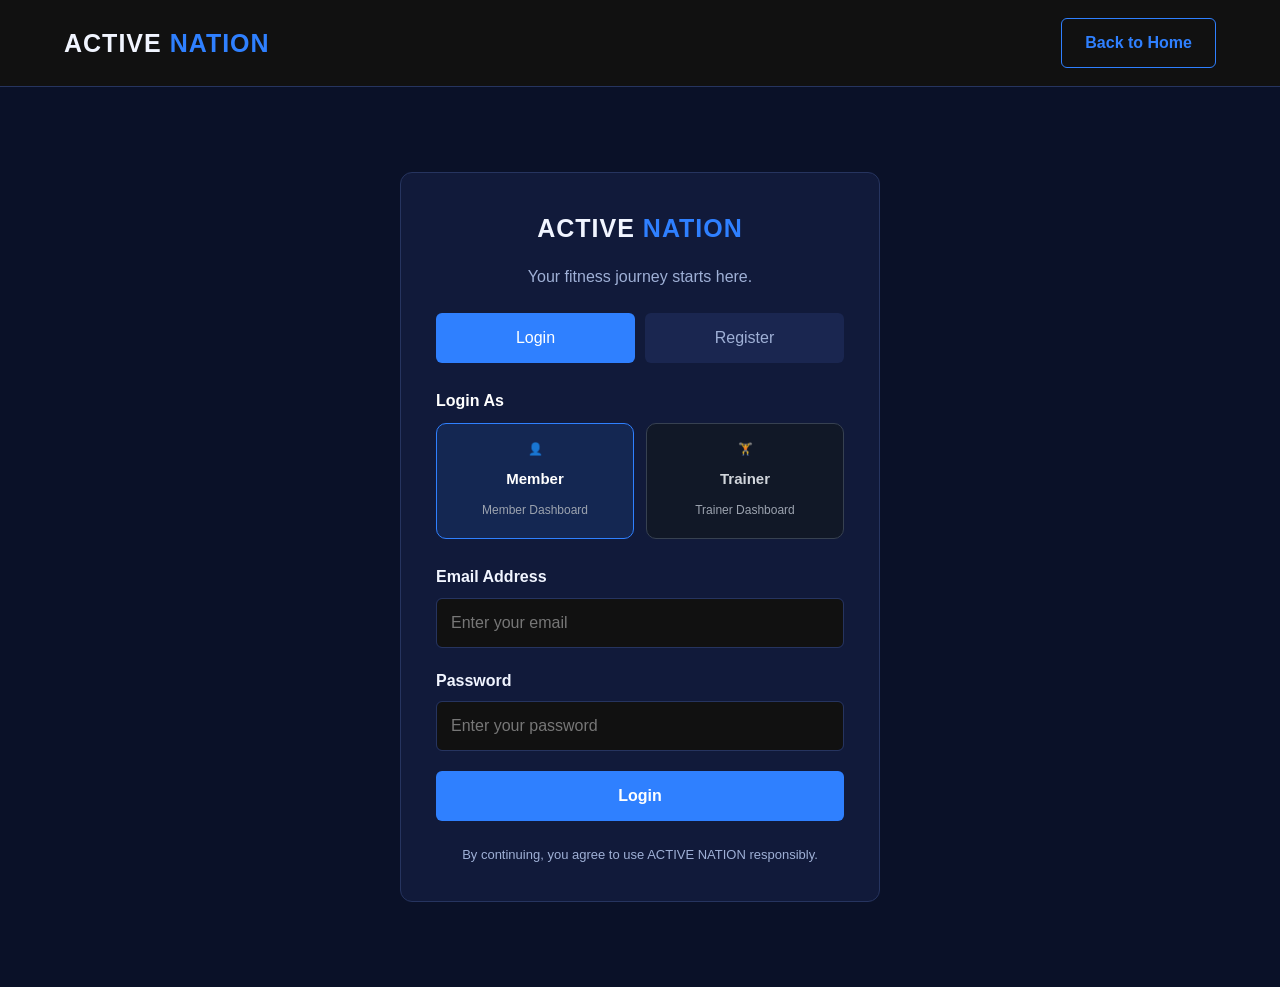
<file: admin-dashboard.html>
<!DOCTYPE html>
<html lang="en">

<head>
    <meta charset="UTF-8">
    <meta name="viewport" content="width=device-width, initial-scale=1.0">

    <title>Admin Dashboard | ACTIVE NATION</title>

    <!-- Bootstrap CSS -->
    <link
        href="https://cdn.jsdelivr.net/npm/bootstrap@5.3.3/dist/css/bootstrap.min.css"
        rel="stylesheet"
    >

    <!-- Shared CSS -->
    <link rel="stylesheet" href="css/style.css">
    <link rel="stylesheet" href="css/admin.css">
</head>

<body>

    <!-- Admin Navigation -->
    <nav class="navbar-custom">
        <div class="container-custom navbar-content">

            <a href="admin-dashboard.html" class="logo">
                ACTIVE<span> NATION</span>
            </a>

            <div class="nav-links">

                <a href="admin-dashboard.html">Dashboard</a>

                <a href="admin-members.html">Members</a>

                <a href="admin-plans.html">Plans</a>

                <a href="#appointments">Appointments</a>

                <button
                    type="button"
                    class="btn-custom"
                    id="logoutBtn"
                >
                    Logout
                </button>

            </div>

        </div>
    </nav>


    <!-- Main Dashboard -->
    <main class="container-custom section">

        <!-- Dashboard Heading -->
        <section class="dashboard-heading">

            <p class="text-muted">ADMINISTRATION</p>

            <h1>
                Admin <span>Dashboard</span>
            </h1>

            <p class="text-muted">
                Manage gym members, membership plans,
                payments, and appointment bookings.
            </p>

        </section>


        <!-- Statistics -->
        <section class="stats-grid">

            <div class="stat-card">
                <p>Total Members</p>
                <h2 id="totalMembers">0</h2>
            </div>

            <div class="stat-card">
                <p>Active Members</p>
                <h2 id="activeMembers">0</h2>
            </div>

            <div class="stat-card">
                <p>Total Plans</p>
                <h2 id="totalPlans">0</h2>
            </div>

            <div class="stat-card">
                <p>Recorded Payments</p>
                <h2 id="totalPayments">0</h2>
            </div>

            <div class="stat-card">
                <p>Total Appointments</p>
                <h2 id="totalAppointments">0</h2>
            </div>

        </section>


        <!-- Quick Actions -->
        <section class="content-card dashboard-section">

            <h2>Management</h2>

            <p class="text-muted">
                Choose a section to manage your gym.
            </p>

            <div class="admin-actions">

                <a href="admin-members.html" class="admin-action-card">

                    <h3>Manage Members</h3>

                    <p>
                        View member details and membership status.
                    </p>

                    <span>Open Members →</span>

                </a>


                <a href="admin-plans.html" class="admin-action-card">

                    <h3>Manage Plans</h3>

                    <p>
                        Add, edit, or remove membership plans.
                    </p>

                    <span>Open Plans →</span>

                </a>


                <a href="#appointments" class="admin-action-card">

                    <h3>Manage Appointments</h3>

                    <p>
                        View member bookings and manage appointment status.
                    </p>

                    <span>Open Appointments →</span>

                </a>

            </div>

        </section>


        <!-- Appointment Management -->
        <section
            class="content-card dashboard-section"
            id="appointments"
        >

            <h2>Appointment Bookings</h2>

            <p class="text-muted">
                View and manage appointments booked by gym members.
            </p>


            <!-- Appointment Filters -->
            <div class="row g-3 mb-4">

                <div class="col-md-6">

                    <input
                        type="search"
                        id="appointmentSearch"
                        class="form-control"
                        placeholder="Search member or trainer..."
                    >

                </div>


                <div class="col-md-6">

                    <select
                        id="appointmentFilter"
                        class="form-select"
                    >

                        <option value="all">
                            All Appointments
                        </option>

                        <option value="pending">
                            Pending
                        </option>

                        <option value="confirmed">
                            Confirmed
                        </option>

                        <option value="cancelled">
                            Cancelled
                        </option>

                    </select>

                </div>

            </div>


            <!-- Appointment Table -->
            <div class="table-responsive">

                <table class="table-custom">

                    <thead>

                        <tr>
                            <th>Member</th>
                            <th>Trainer</th>
                            <th>Training Type</th>
                            <th>Date</th>
                            <th>Time</th>
                            <th>Status</th>
                            <th>Action</th>
                        </tr>

                    </thead>


                    <tbody id="appointmentTableBody">

                        <tr>
                            <td colspan="7">
                                Loading appointments...
                            </td>
                        </tr>

                    </tbody>

                </table>

            </div>

        </section>


        <!-- Recent Payments -->
        <section class="content-card dashboard-section">

            <h2>Recent Payments</h2>

            <div class="table-responsive">

                <table class="table-custom">

                    <thead>

                        <tr>
                            <th>Payment ID</th>
                            <th>Member</th>
                            <th>Plan</th>
                            <th>Amount</th>
                            <th>Date</th>
                        </tr>

                    </thead>


                    <tbody id="recentPayments">

                        <tr>
                            <td colspan="5">
                                Loading payments...
                            </td>
                        </tr>

                    </tbody>

                </table>

            </div>

        </section>

    </main>


    <!-- Footer -->
    <footer class="footer">

        <div class="container-custom">

            <p>
                &copy; 2026 ACTIVE NATION. All rights reserved.
            </p>

        </div>

    </footer>


    <!-- Scripts -->
    <script src="js/storage.js"></script>
    <script src="js/auth.js"></script>
    <script src="js/admin.js"></script>

</body>
</html>
</file>
<file: css/style.css>
/* ========================================
   FITNESS MEMBERSHIP WEBSITE
   Shared stylesheet for all pages
======================================== */

/* 1. RESET AND GLOBAL SETTINGS */

* {
    margin: 0;
    padding: 18. px;
    box-sizing: border-box;
}

@import url("https://fonts.googleapis.com/css2?family=Montserrat:wght@400;500;600;700;800;900&display=swap");
:root {
  --primary: #2f80ff;
  --primary-dark: #1d63d6;
  --primary-hover: #5a9bff;
  --background: #0a1128;
  --surface: #111a3a;
  --surface-light: #1a2650;
  --border: #26345f;
  --text: #f1f5ff;
  --text-muted: #9fb0d6;
  --success: #22c55e;
  --danger: #ef4444;
  --warning: #f59e0b;
}

html {
    scroll-behavior: smooth;
    scroll-padding-top: 80px;
}

body {
    font-family: "Montserrat", Arial, sans-serif;
    background-color: var(--background);
    color: var(--text);
    line-height: 1.6;
}

a {
    text-decoration: none;
    color: inherit;
}

ul {
    list-style: none;
}

img {
    max-width: 100%;
    display: block;
}

button,
input,
textarea,
select {
    font: inherit;
}

button {
    cursor: pointer;
}

/* 2. REUSABLE CONTAINER */

.container-custom {
    width: 90%;
    max-width: 1200px;
    margin: 0 auto;
}

.section {
    padding: 80px 0;
}

.section-title {
    font-size: clamp(28px, 4vw, 42px);
    font-weight: 800;
    text-align: center;
    margin-bottom: 15px;
}

.section-subtitle {
    color: var(--text-muted);
    text-align: center;
    max-width: 650px;
    margin: 0 auto 45px;
}

/* 3. NAVBAR */

.navbar-custom {
    background-color: #111111;
    border-bottom: 1px solid var(--border);
    padding: 18px 5%;
    display: flex;
    align-items: center;
    justify-content: space-between;
    gap: 25px;
    position: sticky;
    top: 0;
    z-index: 1000;
}

.logo {
    font-size: 25px;
    font-weight: 900;
    letter-spacing: 1px;
    white-space: nowrap;
}

.logo span {
    color: var(--primary);
}

.nav-links {
    display: flex;
    align-items: center;
    gap: 25px;
}

.nav-links a {
    color: var(--text-muted);
    transition: color 0.3s ease;
}

.nav-links a:hover,
.nav-links a.active {
    color: var(--primary);
}

/* 4. BUTTONS */

.btn-custom {
    display: inline-block;
    padding: 12px 24px;
    border: none;
    border-radius: 6px;
    background-color: var(--primary);
    color: #ffffff;
    font-weight: 700;
    text-align: center;
    transition: background-color 0.3s ease,
                transform 0.3s ease;
}

.btn-custom:hover {
    background-color: var(--primary-hover);
    transform: translateY(-2px);
}

.btn-outline {
    display: inline-block;
    padding: 11px 23px;
    border: 1px solid var(--primary);
    border-radius: 6px;
    color: var(--primary);
    background: transparent;
    font-weight: 700;
    text-align: center;
    transition: all 0.3s ease;
}

.btn-outline:hover {
    background-color: var(--primary);
    color: #ffffff;
}

/* 5. HOME PAGE HERO SECTION */

.hero {
    min-height: 600px;
    padding: 100px 5%;
    display: flex;
    align-items: center;
    background:
        linear-gradient(
            90deg,
            rgba(0, 0, 0, 0.95),
            rgba(0, 0, 0, 0.45)
        ),
        url("https://images.unsplash.com/photo-1534438327276-14e5300c3a48?auto=format&fit=crop&w=1800&q=80")
        center/cover no-repeat;
}

.hero-content {
    max-width: 700px;
}

.hero-tag {
    display: inline-block;
    padding: 7px 14px;
    background-color: rgba(255, 107, 53, 0.15);
    color: var(--primary);
    border: 1px solid var(--primary);
    border-radius: 30px;
    font-size: 13px;
    font-weight: 700;
    margin-bottom: 20px;
}

.hero h1 {
    font-size: clamp(38px, 6vw, 70px);
    line-height: 1.1;
    font-weight: 900;
    margin-bottom: 25px;
}

.hero h1 span {
    color: var(--primary);
}

.hero p {
    color: #dddddd;
    font-size: 17px;
    max-width: 580px;
    margin-bottom: 30px;
}

.hero-buttons {
    display: flex;
    flex-wrap: wrap;
    gap: 15px;
}

/* 6. ABOUT SECTION */

.about-grid {
    display: grid;
    grid-template-columns: 1fr 1fr;
    align-items: center;
    gap: 50px;
}

.about-image img {
    width: 100%;
    height: 400px;
    object-fit: cover;
    border-radius: 12px;
}

.about-content h2 {
    font-size: 36px;
    margin-bottom: 20px;
}

.about-content p {
    color: var(--text-muted);
    margin-bottom: 18px;
}

.feature-list li {
    margin: 12px 0;
}

.feature-list li::before {
    content: "✓";
    color: var(--primary);
    font-weight: 900;
    margin-right: 12px;
}

/* 7. MEMBERSHIP PLAN CARDS */

.plans-grid {
    display: grid;
    grid-template-columns: repeat(3, 1fr);
    gap: 25px;
}

.plan-card {
    background-color: var(--surface);
    border: 1px solid var(--border);
    padding: 35px 25px;
    border-radius: 12px;
    transition: transform 0.3s ease,
                border-color 0.3s ease;
}

.plan-card:hover {
    transform: translateY(-7px);
    border-color: var(--primary);
}

.plan-card.featured {
    border: 2px solid var(--primary);
}

.plan-card h3 {
    font-size: 24px;
    margin-bottom: 15px;
}

.plan-price {
    font-size: 38px;
    font-weight: 900;
    color: var(--primary);
    margin-bottom: 5px;
}

.plan-duration {
    color: var(--text-muted);
    font-size: 14px;
    margin-bottom: 25px;
}

.plan-features {
    margin: 25px 0;
}

.plan-features li {
    padding: 10px 0;
    color: var(--text-muted);
    border-bottom: 1px solid var(--border);
}

.plan-features li::before {
    content: "✓";
    color: var(--success);
    margin-right: 10px;
}

/* 8. CONTACT FORM */

.contact-wrapper {
    display: grid;
    grid-template-columns: 1fr 1fr;
    gap: 40px;
    background-color: var(--surface);
    padding: 35px;
    border-radius: 12px;
}

.contact-info h3 {
    font-size: 25px;
    margin-bottom: 20px;
}

.contact-info p {
    color: var(--text-muted);
    margin-bottom: 15px;
}

.form-group {
    margin-bottom: 20px;
}

.form-group label {
    display: block;
    margin-bottom: 8px;
    font-weight: 600;
}

.form-control {
    width: 100%;
    padding: 12px 14px;
    background-color: #111111;
    border: 1px solid var(--border);
    border-radius: 6px;
    color: var(--text);
    outline: none;
}

.form-control:focus {
    border-color: var(--primary);
}

.form-control::placeholder {
    color: #777777;
}

textarea.form-control {
    min-height: 120px;
    resize: vertical;
}

/* 9. FOOTER */

.footer {
    padding: 45px 5% 20px;
    background-color: #080808;
    border-top: 1px solid var(--border);
}

.footer-grid {
    display: grid;
    grid-template-columns: 2fr 1fr 1fr;
    gap: 40px;
    margin-bottom: 35px;
}

.footer h3,
.footer h4 {
    margin-bottom: 15px;
}

.footer p,
.footer a {
    color: var(--text-muted);
}

.footer a:hover {
    color: var(--primary);
}

.footer-links li {
    margin-bottom: 10px;
}

.footer-bottom {
    border-top: 1px solid var(--border);
    padding-top: 20px;
    text-align: center;
    color: var(--text-muted);
    font-size: 14px;
}

/* 10. AUTHENTICATION PAGES */

.auth-container {
    min-height: 100vh;
    display: flex;
    align-items: center;
    justify-content: center;
    padding: 30px 15px;
}

.auth-card {
    width: 100%;
    max-width: 480px;
    background-color: var(--surface);
    border: 1px solid var(--border);
    border-radius: 12px;
    padding: 35px;
}

.auth-card h2 {
    text-align: center;
    margin-bottom: 10px;
}

.auth-subtitle {
    text-align: center;
    color: var(--text-muted);
    margin-bottom: 25px;
}

.auth-tabs {
    display: flex;
    gap: 10px;
    margin-bottom: 25px;
}

.auth-tab {
    flex: 1;
    padding: 12px;
    background-color: var(--surface-light);
    border: none;
    border-radius: 6px;
    color: var(--text-muted);
}

.auth-tab.active {
    background-color: var(--primary);
    color: #ffffff;
}

.auth-form .btn-custom {
    width: 100%;
}

.auth-message {
    margin-top: 15px;
    text-align: center;
    font-size: 14px;
}

/* 11. DASHBOARD AND ADMIN COMPONENTS */

.dashboard-layout {
    min-height: 100vh;
}

.dashboard-content {
    width: 92%;
    max-width: 1400px;
    margin: 35px auto;
}

.page-heading {
    margin-bottom: 30px;
}

.page-heading h1 {
    font-size: 32px;
    margin-bottom: 5px;
}

.page-heading p {
    color: var(--text-muted);
}

.stats-grid {
    display: grid;
    grid-template-columns: repeat(4, 1fr);
    gap: 20px;
    margin-bottom: 30px;
}

.stat-card {
    background-color: var(--surface);
    border: 1px solid var(--border);
    padding: 25px;
    border-radius: 10px;
}

.stat-card p {
    color: var(--text-muted);
    margin-bottom: 10px;
}

.stat-card h3 {
    font-size: 28px;
    color: var(--primary);
}

.content-card {
    background-color: var(--surface);
    border: 1px solid var(--border);
    padding: 25px;
    border-radius: 10px;
    margin-bottom: 25px;
}

.content-card h2 {
    font-size: 22px;
    margin-bottom: 20px;
}

.badge {
    display: inline-block;
    padding: 5px 10px;
    border-radius: 20px;
    font-size: 12px;
    font-weight: 700;
}

.badge-success {
    background-color: rgba(40, 199, 111, 0.15);
    color: var(--success);
}

.badge-danger {
    background-color: rgba(255, 77, 79, 0.15);
    color: var(--danger);
}

.badge-warning {
    background-color: rgba(255, 193, 7, 0.15);
    color: var(--warning);
}

/* 12. TABLES */

.table-wrapper {
    width: 100%;
    overflow-x: auto;
}

table {
    width: 100%;
    border-collapse: collapse;
    min-width: 600px;
}

th,
td {
    padding: 14px;
    text-align: left;
    border-bottom: 1px solid var(--border);
}

th {
    background-color: var(--surface-light);
    color: var(--text-muted);
    font-size: 13px;
}

td {
    font-size: 14px;
}

tbody tr:hover {
    background-color: rgba(255, 255, 255, 0.03);
}

/* 13. SEARCH AND FILTERS */

.toolbar {
    display: flex;
    flex-wrap: wrap;
    align-items: center;
    gap: 12px;
    margin-bottom: 20px;
}

.toolbar .form-control {
    width: auto;
    min-width: 180px;
}

.btn-small {
    padding: 7px 12px;
    border: none;
    border-radius: 5px;
    color: white;
    font-size: 13px;
    font-weight: 600;
}

.btn-edit {
    background-color: #2878d0;
}

.btn-delete {
    background-color: #d9363e;
}

/* 14. MODAL POPUPS */

.modal-overlay {
    position: fixed;
    inset: 0;
    z-index: 2000;
    background-color: rgba(0, 0, 0, 0.8);
    display: flex;
    align-items: center;
    justify-content: center;
    padding: 20px;
}

.modal-overlay.hidden {
    display: none;
}

.modal-box {
    width: 100%;
    max-width: 500px;
    max-height: 90vh;
    overflow-y: auto;
    background-color: var(--surface);
    border: 1px solid var(--border);
    border-radius: 12px;
    padding: 30px;
}

.modal-header {
    display: flex;
    align-items: center;
    justify-content: space-between;
    gap: 15px;
    margin-bottom: 25px;
}

.modal-close {
    background: none;
    border: none;
    color: white;
    font-size: 26px;
}

/* 15. EMPTY STATES AND MESSAGES */

.empty-state {
    text-align: center;
    padding: 35px 15px;
    color: var(--text-muted);
}

.message {
    padding: 12px 15px;
    border-radius: 6px;
    margin-bottom: 15px;
}

.message-success {
    background-color: rgba(40, 199, 111, 0.12);
    color: var(--success);
}

.message-error {
    background-color: rgba(255, 77, 79, 0.12);
    color: var(--danger);
}

/* 16. RESPONSIVE DESIGN */

@media (max-width: 992px) {
    .plans-grid {
        grid-template-columns: repeat(2, 1fr);
    }

    .stats-grid {
        grid-template-columns: repeat(2, 1fr);
    }

    .about-grid {
        gap: 30px;
    }

    .footer-grid {
        grid-template-columns: repeat(2, 1fr);
    }
}

@media (max-width: 768px) {
    .navbar-custom {
        flex-wrap: wrap;
        padding: 15px 5%;
    }

    .nav-links {
        width: 100%;
        flex-wrap: wrap;
        gap: 15px;
    }

    .hero {
        min-height: 500px;
        padding: 70px 5%;
    }

    .about-grid,
    .contact-wrapper {
        grid-template-columns: 1fr;
    }

    .about-image img {
        height: 300px;
    }

    .plans-grid {
        grid-template-columns: 1fr;
    }

    .footer-grid {
        grid-template-columns: 1fr;
        gap: 25px;
    }

    .section {
        padding: 55px 0;
    }

    .auth-card {
        padding: 25px 20px;
    }
}

@media (max-width: 480px) {
    .stats-grid {
        grid-template-columns: 1fr;
    }

    .hero-buttons {
        flex-direction: column;
        align-items: stretch;
    }

    .toolbar {
        align-items: stretch;
        flex-direction: column;
    }

    .toolbar .form-control {
        width: 100%;
    }

    .content-card {
        padding: 18px;
</file>
<file: css/admin.css>
/* =================================
   ADMIN DASHBOARD
================================= */

.admin-actions {
    display: grid;
    grid-template-columns: repeat(2, minmax(0, 1fr));
    gap: 20px;
    margin-top: 25px;
}

.admin-action-card {
    display: block;
    padding: 25px;
    background: var(--surface-light);
    border: 1px solid var(--border);
    border-radius: 12px;
    color: var(--text);
    text-decoration: none;
    transition: transform 0.2s ease, border-color 0.2s ease;
}

.admin-action-card:hover {
    transform: translateY(-3px);
    border-color: var(--primary);
    color: var(--text);
}

.admin-action-card h3 {
    font-size: 1.25rem;
    font-weight: 700;
    margin-bottom: 12px;
}

.admin-action-card p {
    color: var(--text-muted);
    margin-bottom: 18px;
}

.admin-action-card span {
    color: var(--primary);
    font-weight: 600;
}


/* =================================
   ADMIN TOOLBAR
================================= */

.admin-toolbar {
    display: grid;
    grid-template-columns: 2fr 1fr;
    gap: 20px;
    margin-bottom: 25px;
}

.admin-toolbar .form-group {
    margin-bottom: 0;
}

.admin-toolbar label {
    display: block;
    margin-bottom: 8px;
    font-weight: 600;
    color: var(--text);
}

.admin-toolbar input,
.admin-toolbar select {
    width: 100%;
    padding: 12px 14px;
    border: 1px solid var(--border);
    border-radius: 8px;
    background: var(--background);
    color: var(--text);
}

.admin-toolbar input:focus,
.admin-toolbar select:focus {
    outline: 2px solid var(--primary);
    border-color: var(--primary);
}


/* =================================
   ADMIN TABLES
================================= */

.table-custom {
    min-width: 700px;
}

.table-custom td {
    vertical-align: middle;
}

.table-custom .btn-outline {
    margin: 3px;
    padding: 8px 12px;
    font-size: 0.9rem;
}


/* =================================
   PLAN FORM
================================= */

.modal-box textarea {
    display: block;
    width: 100%;
    padding: 12px 14px;
    border: 1px solid var(--border);
    border-radius: 8px;
    background: var(--background);
    color: var(--text);
    resize: vertical;
}

.modal-box input {
    display: block;
    width: 100%;
    padding: 12px 14px;
    border: 1px solid var(--border);
    border-radius: 8px;
    background: var(--background);
    color: var(--text);
}

.modal-box input:focus,
.modal-box textarea:focus {
    outline: 2px solid var(--primary);
    border-color: var(--primary);
}

.modal-box label {
    display: block;
    margin-bottom: 8px;
    font-weight: 600;
}


/* =================================
   RESPONSIVE DESIGN
================================= */

@media (max-width: 768px) {

    .admin-actions {
        grid-template-columns: 1fr;
    }

    .admin-toolbar {
        grid-template-columns: 1fr;
    }

    .section-header {
        flex-direction: column;
        align-items: flex-start;
    }

    .section-header .btn-custom {
        width: 100%;
    }
}
</file>
<file: css/member.css>
/* =========================================
   MEMBER DASHBOARD
========================================= */

.dashboard-heading {
  margin-bottom: 24px;
}

.dashboard-heading h1 {
  font-size: clamp(2rem, 4vw, 3rem);
  font-weight: 700;
  margin-bottom: 10px;
}

.dashboard-heading h1 span {
  color: var(--primary);
}

.dashboard-heading p {
  margin-bottom: 8px;
}

.stats-grid {
  display: grid;
  grid-template-columns: repeat(3, minmax(0, 1fr));
  gap: 16px;
  margin-bottom: 24px;
}

.stat-card {
  background: var(--surface);
  border: 1px solid var(--border);
  border-radius: 14px;
  padding: 20px;
  transition: transform 0.2s ease, border-color 0.2s ease;
}

.stat-card:hover {
  transform: translateY(-3px);
  border-color: var(--primary);
}

.stat-card p {
  color: var(--text-muted);
  margin-bottom: 8px;
  font-size: 0.95rem;
}

.stat-card h2 {
  font-size: 1.5rem;
  font-weight: 700;
  color: var(--primary);
  overflow-wrap: anywhere;
}

.dashboard-section {
  margin-bottom: 24px;
}

.section-header {
  display: flex;
  justify-content: space-between;
  align-items: center;
  gap: 16px;
  margin-bottom: 18px;
}

.section-header h2 {
  font-size: 1.5rem;
  font-weight: 700;
  margin-bottom: 6px;
}

.membership-details {
  display: grid;
  grid-template-columns: repeat(3, minmax(0, 1fr));
  gap: 18px;
  margin: 20px 0;
}

.detail-label {
  color: var(--text-muted);
  margin-bottom: 6px;
  font-size: 0.9rem;
}

.membership-details h3 {
  font-size: 1.2rem;
  font-weight: 600;
  overflow-wrap: anywhere;
}

.plan-features {
  list-style: none;
  padding: 0;
  margin: 16px 0 0;
}

.plan-features li {
  position: relative;
  padding: 8px 0 8px 26px;
  color: var(--text-muted);
}

.plan-features li::before {
  content: "✓";
  position: absolute;
  left: 0;
  color: var(--success);
  font-weight: 700;
}

.table-custom {
  width: 100%;
  border-collapse: collapse;
  color: var(--text);
}

.table-custom th,
.table-custom td {
  padding: 13px;
  text-align: left;
  border-bottom: 1px solid var(--border);
}

.table-custom th {
  color: var(--text-muted);
  font-weight: 600;
  white-space: nowrap;
}

.table-custom tbody tr:hover {
  background: var(--surface-light);
}

.modal-box {
  width: min(100%, 520px);
  background: var(--surface);
  border: 1px solid var(--border);
  border-radius: 16px;
  padding: 26px;
  color: var(--text);
  box-shadow: 0 20px 60px rgba(0, 0, 0, 0.4);
}

.modal-box h2 {
  font-size: 1.5rem;
  font-weight: 700;
}

.modal-box .form-group {
  margin-bottom: 18px;
}

.modal-box label {
  display: block;
  margin-bottom: 8px;
  font-weight: 600;
}

.modal-box select {
  width: 100%;
  padding: 12px;
  border-radius: 8px;
  border: 1px solid var(--border);
  background: var(--background);
  color: var(--text);
}

.modal-box select:focus {
  outline: 2px solid var(--primary);
  border-color: var(--primary);
}

.form-message {
  margin-top: 15px;
  color: var(--success);
}

.text-muted {
  color: var(--text-muted) !important;
}

/* =========================================
   PROFILE PAGE
========================================= */

.profile-page {
  background: #101010;
  color: #f5f5f5;
  min-height: 100vh;
}

/* Header */
.profile-header {
  min-height: 60px;
  padding: 8px 3%;
  display: flex;
  align-items: center;
  justify-content: space-between;
  gap: 16px;
  border-bottom: 1px solid #333;
  background: #111;
}

.profile-logo {
  font-size: 24px;
  font-weight: 800;
  color: white;
  text-decoration: none;
}

.profile-logo span,
.profile-banner span {
  color: #facc15 ;
}

.profile-header nav {
  display: flex;
  gap: 22px;
}

.profile-header nav a {
  color: #ccc;
  text-decoration: none;
  font-weight: 600;
}

.profile-header nav a.active,
.profile-header nav a:hover {
  color: #ff692f;
}

.profile-logout,
.orange-button {
  border: 0;
  border-radius: 9px;
  background: #ff692f;
  color: white;
  padding: 9px 16px;
  font-size: 14px;
  font-weight: 700;
  text-decoration: none;
  cursor: pointer;
}

/* Main page layout */
.profile-layout {
  width: 94%;
  max-width: 1400px;
  margin: 12px auto;
  display: grid;
  grid-template-columns: 220px minmax(0, 1fr);
  gap: 12px;
  align-items: start;
}

.profile-sidebar,
.profile-card {
  background: #1b1b1b;
  border: 1px solid #333;
  border-radius: 14px;
  padding: 16px;
}

/* Sidebar */
.profile-sidebar {
  text-align: center;
  border-color:#66520a ;
  box-shadow: 0 0 20px #ff692f18;
}

.profile-avatar-wrap {
  position: relative;
  width: 90px;
  height: 90px;
  margin: 0 auto 8px;
}

.profile-avatar-wrap img {
  width: 100%;
  height: 100%;
  object-fit: cover;
  border-radius: 50%;
  border: 3px solid #ff692f;
  background: #292929;
}

.photo-edit {
  position: absolute;
  right: 0;
  bottom: 4px;
  width: 28px;
  height: 28px;
  display: grid;
  place-items: center;
  border-radius: 50%;
  background: #ff692f;
  border: 2px solid #1b1b1b;
  font-size: 12px;
  cursor: pointer;
}

.profile-sidebar h2 {
  margin: 5px 0;
  font-size: 19px;
  overflow-wrap: anywhere;
}

.member-badge {
  display: inline-block;
  background: #ff692f;
  color: white;
  border-radius: 20px;
  padding: 4px 10px;
  font-size: 11px;
  font-weight: 700;
}

.profile-motto {
  color: #ccc;
  font-style: italic;
  font-size: 12px;
  margin: 10px 0;
}

.profile-mini-stats {
  display: grid;
  grid-template-columns: repeat(3, minmax(0, 1fr));
  gap: 5px;
  margin-top: 12px;
}

.profile-mini-stats div {
  background: #242424;
  border-radius: 10px;
  padding: 9px 3px;
}

.profile-mini-stats strong,
.profile-mini-stats span {
  display: block;
}

.profile-mini-stats strong {
  color: #ff692f;
  font-size: 16px;
}

.profile-mini-stats span {
  color: #bbb;
  font-size: 10px;
  margin-top: 4px;
}

/* Profile content */
.profile-main {
  display: flex;
  flex-direction: column;
  gap: 10px;
  min-width: 0;
}

.profile-banner {
  min-height: 78px;
  display: grid;
  place-items: center;
  border-radius: 12px;
  background:
    linear-gradient(90deg, #111d, #1118),
    url("../images/gym-banner.jpg") center/cover,
    #242424;
  border: 1px solid #333;
}

.profile-banner p {
  text-align: center;
  font-size: 22px;
  font-style: italic;
  font-weight: 700;
  margin: 8px;
}

.profile-card-heading {
  display: flex;
  justify-content: space-between;
  align-items: center;
  gap: 12px;
  margin-bottom: 12px;
}

.profile-card-heading h2 {
  margin: 0;
  font-size: 17px;
}

.outline-orange {
  border: 1px solid #ff692f;
  color: #ff692f;
  background: transparent;
  border-radius: 25px;
  padding: 8px 14px;
  font-size: 13px;
  font-weight: 700;
  cursor: pointer;
}

/* Profile form */
.profile-fields {
  display: grid;
  grid-template-columns: repeat(2, minmax(0, 1fr));
  gap: 10px;
}

.profile-field label {
  display: block;
  margin-bottom: 4px;
  color: #bbb;
  font-size: 12px;
}

.profile-field input {
  width: 100%;
  min-width: 0;
  padding: 9px 11px;
  border: 1px solid #383838;
  border-radius: 8px;
  background: #111;
  color: white;
  font: inherit;
  font-size: 13px;
}

.profile-field input:disabled {
  opacity: 1;
  color: #eee;
}

.profile-form-actions {
  display: flex;
  justify-content: flex-end;
  gap: 10px;
  margin-top: 14px;
}

.profile-message {
  color:#fde047 ;
  margin: 8px 0 0;
  font-size: 13px;
}

/* Profile membership details */
.profile-page .membership-details {
  grid-template-columns: repeat(4, minmax(0, 1fr));
  gap: 8px;
  margin: 0;
}

.profile-page .membership-details div {
  min-width: 0;
  background: #242424;
  border-radius: 10px;
  padding: 11px;
}

.profile-page .membership-details span,
.profile-page .membership-details strong {
  display: block;
  overflow-wrap: anywhere;
}

.profile-page .membership-details span {
  color: #aaa;
  font-size: 11px;
  margin-bottom: 5px;
}

.profile-page .membership-details strong {
  color:#facc15 ;
  font-size: 14px;
}

/* Progress */
.progress-content {
  display: flex;
  align-items: center;
  gap: 14px;
}

.progress-ring {
  width: 68px;
  height: 68px;
  flex: 0 0 68px;
  display: grid;
  place-items: center;
  border-radius: 50%;
  background: conic-gradient(#ff692f 0 78%, #383838 78% 100%);
  position: relative;
}

.progress-ring::before {
  content: "";
  position: absolute;
  inset: 7px;
  background: #1b1b1b;
  border-radius: 50%;
}

.progress-ring span {
  position: relative;
  font-size: 16px;
  font-weight: 800;
}

.progress-content h3 {
  margin: 0 0 4px;
  font-size: 15px;
}

.progress-content p {
  color: #bbb;
  font-size: 12px;
  margin: 0 0 8px;
}

.progress-bar {
  height: 7px;
  background: #383838;
  border-radius: 10px;
  overflow: hidden;
}

.progress-bar span {
  display: block;
  width: 78%;
  height: 100%;
  background: #ff692f;
  border-radius: inherit;
}

.hidden {
  display: none !important;
}

/* Responsive */
@media (max-width: 900px) {
  .stats-grid {
    grid-template-columns: 1fr;
  }

  .profile-layout {
    grid-template-columns: 1fr;
  }

  .profile-sidebar {
    max-width: none;
  }

  .profile-page .membership-details {
    grid-template-columns: repeat(2, minmax(0, 1fr));
  }

  .membership-details {
    grid-template-columns: 1fr;
  }

  .section-header {
    flex-direction: column;
    align-items: flex-start;
  }

  .section-header .btn-custom {
    width: 100%;
  }

  .modal-box {
    padding: 22px;
  }

  .table-custom th,
  .table-custom td {
    padding: 12px 10px;
  }
}

@media (max-width: 600px) {
  .profile-header {
    flex-wrap: wrap;
    gap: 10px;
  }

  .profile-header nav {
    order: 3;
    width: 100%;
    justify-content: center;
    gap: 14px;
  }

  .profile-fields,
  .profile-page .membership-details {
    grid-template-columns: 1fr;
  }

  .profile-card-heading {
    align-items: flex-start;
    flex-direction: column;
  }

  .progress-content {
    align-items: flex-start;
    flex-direction: column;
  }
}



/* ===== NAVY + ELECTRIC BLUE PROFILE THEME ===== */
.profile-page {
  --profile-accent: #2f80ff;
  --profile-accent-light: #7db0ff;
  --profile-accent-dark: #1d3f7a;
  background: var(--background) !important;
  font-family: "Montserrat", Arial, sans-serif;
}

.profile-page .profile-header { background: var(--surface) !important; border-color: var(--border) !important; }
.profile-page .profile-sidebar,
.profile-page .profile-card { background: var(--surface) !important; border-color: var(--border) !important; }
.profile-page .profile-mini-stats div,
.profile-page .membership-details div { background: var(--surface-light) !important; }
.profile-page .profile-field input { background: var(--background) !important; border-color: var(--border) !important; }
.profile-page .progress-ring::before { background: var(--surface) !important; }
.profile-page .progress-bar { background: var(--surface-light) !important; }
.profile-page .profile-banner {
  background:
    linear-gradient(90deg, rgba(10,17,40,.9), rgba(10,17,40,.6)),
    url("../images/gym-banner.jpg") center/cover,
    var(--surface-light) !important;
  border-color: var(--border) !important;
}

.profile-page .profile-logo span,
.profile-page .profile-banner span,
.profile-page .profile-mini-stats strong,
.profile-page .membership-details strong,
.profile-page .progress-ring span,
.profile-page .profile-header nav a.active { color: var(--profile-accent) !important; }

.profile-page .profile-avatar-wrap img { border-color: var(--profile-accent) !important; }

.profile-page .photo-edit,
.profile-page .member-badge,
.profile-page .profile-logout,
.profile-page .orange-button {
  background: var(--profile-accent) !important;
  color: #fff !important;
  border-color: var(--profile-accent) !important;
}

.profile-page .outline-orange { color: var(--profile-accent) !important; border-color: var(--profile-accent) !important; }
.profile-page .profile-sidebar { box-shadow: 0 0 20px rgba(47, 128, 255, 0.12); }
.profile-page .progress-ring { background: conic-gradient(var(--profile-accent) 0 78%, var(--surface-light) 78% 100%) !important; }
.profile-page .progress-bar span { background: var(--profile-accent) !important; }
.profile-page .profile-message { color: var(--profile-accent-light) !important; }


/* ==============================================
   FITZONE MEMBER DASHBOARD
   Vertical Sidebar Navigation
   Existing Theme Preserved
================================================ */


/* MAIN PAGE */

.member-dashboard-page {
    min-height: 100vh;
    margin: 0;
}


/* ==============================================
   LEFT SIDEBAR
================================================ */

.member-sidebar {
    position: fixed;
    top: 0;
    left: 0;

    width: 250px;
    height: 100vh;

    background: #111111;

    border-right: 1px solid #292929;

    padding: 30px 18px;

    display: flex;
    flex-direction: column;

    z-index: 1000;
}


/* LOGO */

.sidebar-logo {
    display: inline-block;

    font-size: 28px;
    font-weight: 800;

    color: #ffffff;

    text-decoration: none;

    letter-spacing: 1px;

    margin: 0 0 55px 10px;
}

.sidebar-logo span {
    color: #2f80ff;
}


/* SIDEBAR LABEL */

.sidebar-label {
    color: #888888;

    font-size: 11px;
    font-weight: 700;

    letter-spacing: 2px;

    margin: 0 0 18px 12px;
}


/* NAVIGATION CONTAINER */

.sidebar-nav {
    display: flex;
    flex-direction: column;

    gap: 9px;
}


/* NAVIGATION LINKS */

.sidebar-link {
    display: flex;
    align-items: center;

    gap: 14px;

    width: 100%;

    padding: 14px 15px;

    border-radius: 8px;

    color: #bdbdbd;

    font-size: 14px;
    font-weight: 600;

    text-decoration: none;

    transition: all 0.25s ease;
}


/* ICONS */

.sidebar-icon {
    width: 23px;

    display: inline-flex;
    align-items: center;
    justify-content: center;

    font-size: 19px;

    flex-shrink: 0;
}


/* HOVER */

.sidebar-link:hover {
    background: #222222;

    color: #ffffff;
}


/* ACTIVE LINK */

.sidebar-link.active {
    background: #2f80ff;

    color: #ffffff;
}


/* ==============================================
   SIDEBAR BOTTOM
================================================ */

.sidebar-bottom {
    margin-top: auto;
}


.sidebar-divider {
    height: 1px;

    background: #292929;

    margin: 15px 0 20px;
}


/* LOGOUT BUTTON */

.sidebar-logout {
    width: 100%;

    display: flex;
    align-items: center;

    gap: 14px;

    padding: 14px 15px;

    border: none;

    border-radius: 8px;

    background: #202020;

    color: #ff7777;

    font-size: 14px;
    font-weight: 600;

    text-align: left;

    cursor: pointer;

    transition: all 0.25s ease;
}


.sidebar-logout:hover {
    background: #352020;

    color: #ff5555;
}


/* ==============================================
   DASHBOARD CONTENT
================================================ */

.member-page-content {
    margin-left: 250px;

    width: calc(100% - 250px);

    min-height: 100vh;

    padding: 35px 40px;
}


.dashboard-inner {
    width: 100%;

    max-width: 1400px;

    margin: 0 auto;
}


/* WELCOME HEADING */

.dashboard-heading {
    margin-bottom: 30px;
}


.dashboard-heading h1 {
    font-weight: 800;
    margin-bottom: 10px;
}


/* ==============================================
   DASHBOARD STATISTICS
================================================ */

.stats-grid {
    display: grid;

    grid-template-columns: repeat(3, minmax(0, 1fr));

    gap: 20px;

    margin-bottom: 30px;
}


.stat-card {
    min-width: 0;

    padding: 24px;

    border-radius: 12px;
}


.stat-card p {
    margin-bottom: 12px;
}


.stat-card h2 {
    font-size: 23px;
    font-weight: 700;

    overflow-wrap: anywhere;
}


/* ==============================================
   MEMBERSHIP CONTENT
================================================ */

.dashboard-section {
    margin-bottom: 25px;
}


.dashboard-section .section-header {
    display: flex;
    align-items: center;
    justify-content: space-between;

    gap: 20px;

    flex-wrap: wrap;

    margin-bottom: 25px;
}


.dashboard-section .section-header h2 {
    margin-bottom: 8px;
}


/* MEMBERSHIP DETAILS */

.dashboard-section .membership-details {
    display: grid;

    grid-template-columns: repeat(3, minmax(0, 1fr));

    gap: 20px;

    margin: 25px 0;
}


.dashboard-section .membership-details h3 {
    font-size: 20px;
    font-weight: 700;

    overflow-wrap: anywhere;
}


.detail-label {
    margin-bottom: 8px;
}


/* PLAN FEATURES */

.dashboard-section .plan-features {
    padding-left: 22px;
}


.dashboard-section .plan-features li {
    margin-bottom: 10px;
}


/* ==============================================
   PAYMENT TABLE
================================================ */

.dashboard-section .table-responsive {
    width: 100%;
    overflow-x: auto;
}


.dashboard-section .table-custom {
    width: 100%;
    min-width: 500px;
}


/* ==============================================
   MODAL
================================================ */

#renewModal {
    z-index: 2000;
}


/* ==============================================
   FOOTER
================================================ */

.member-dashboard-footer {
    margin-left: 250px;
}


/* ==============================================
   RESPONSIVE SIDEBAR
================================================ */

@media (max-width: 900px) {

    .member-sidebar {
        width: 210px;
    }

    .member-page-content {
        margin-left: 210px;

        width: calc(100% - 210px);

        padding: 25px;
    }

    .member-dashboard-footer {
        margin-left: 210px;
    }

    .stats-grid {
        grid-template-columns: 1fr;
    }

    .dashboard-section .membership-details {
        grid-template-columns: 1fr 1fr;
    }

}


/* ==============================================
   MOBILE RESPONSIVENESS
================================================ */

@media (max-width: 600px) {

    .member-sidebar {
        position: relative;

        width: 100%;
        height: auto;

        padding: 18px;

        border-right: none;
        border-bottom: 1px solid #292929;
    }


    .sidebar-logo {
        font-size: 25px;

        margin: 0 0 20px 5px;
    }


    .sidebar-label {
        display: none;
    }


    .sidebar-nav {
        flex-direction: row;

        gap: 8px;
    }


    .sidebar-link {
        flex: 1;

        justify-content: center;

        gap: 7px;

        padding: 12px 8px;

        font-size: 12px;
    }


    .sidebar-icon {
        width: auto;
        font-size: 17px;
    }


    .sidebar-bottom {
        margin-top: 12px;
    }


    .sidebar-divider {
        margin: 10px 0;
    }


    .sidebar-logout {
        justify-content: center;

        padding: 11px;
    }


    .member-page-content {
        margin-left: 0;

        width: 100%;

        min-height: auto;

        padding: 22px 16px;
    }


    .member-dashboard-footer {
        margin-left: 0;
    }


    .dashboard-heading h1 {
        font-size: 26px;
    }


    .stats-grid {
        grid-template-columns: 1fr;

        gap: 14px;
    }


    .dashboard-section .membership-details {
        grid-template-columns: 1fr;

        gap: 15px;
    }


    .dashboard-section .section-header {
        align-items: flex-start;

        flex-direction: column;
    }

}


/* =========================================
   PROFILE PAGE - SAME DASHBOARD LAYOUT
========================================= */

.profile-page {
  background: #101010;
  color: #f5f5f5;
  min-height: 100vh;
}

/* Main content beside sidebar */
.profile-page .member-page-content {
  margin-left: 245px;
  min-height: 100vh;
  padding: 35px;
}

.profile-page .dashboard-inner {
  width: 100%;
  max-width: 1200px;
  margin: 0 auto;
}

/* Sidebar */
.profile-page .member-sidebar {
  position: fixed;
  inset: 0 auto 0 0;
  width: 245px;
  min-height: 100vh;
  background: #111;
  border-right: 1px solid #303030;
  padding: 28px 18px;
  display: flex;
  flex-direction: column;
  z-index: 100;
}

.profile-page .sidebar-logo {
  color: white;
  font-size: 27px;
  font-weight: 800;
  text-decoration: none;
  margin: 0 0 42px 10px;
}

.profile-page .sidebar-logo span {
  color: #2f80ff;
}

.profile-page .sidebar-label {
  color: #777;
  font-size: 11px;
  font-weight: 700;
  letter-spacing: 1.5px;
  margin: 0 0 14px 10px;
}

.profile-page .sidebar-nav {
  display: flex;
  flex-direction: column;
  gap: 9px;
}

.profile-page .sidebar-link,
.profile-page .sidebar-logout {
  display: flex;
  align-items: center;
  gap: 13px;
  width: 100%;
  padding: 13px 14px;
  border-radius: 9px;
  color: #bbb;
  text-decoration: none;
  font-size: 14px;
  font-weight: 600;
  background: transparent;
  border: none;
  cursor: pointer;
  transition: 0.2s ease;
}

.profile-page .sidebar-link:hover,
.profile-page .sidebar-logout:hover {
  background: #222;
  color: white;
}

.profile-page .sidebar-link.active {
  background: #202d42;
  color: #2f80ff;
}

.profile-page .sidebar-icon {
  width: 22px;
  text-align: center;
  font-size: 17px;
}

.profile-page .sidebar-bottom {
  margin-top: auto;
}

.profile-page .sidebar-divider {
  height: 1px;
  background: #303030;
  margin: 15px 0;
}

.profile-page .sidebar-logout {
  color: #ff7777;
}

/* Profile overview */
.profile-overview-card {
  display: flex;
  align-items: center;
  gap: 22px;
  flex-wrap: wrap;
  background: #1b1b1b;
  border: 1px solid #333;
  border-radius: 14px;
  padding: 22px;
  margin-bottom: 22px;
}

.profile-avatar-wrap {
  position: relative;
  width: 85px;
  height: 85px;
  flex-shrink: 0;
}

.profile-avatar-wrap img {
  width: 100%;
  height: 100%;
  object-fit: cover;
  border-radius: 50%;
  border: 3px solid #2f80ff;
  background: #292929;
}

.photo-edit {
  position: absolute;
  right: 0;
  bottom: 2px;
  width: 28px;
  height: 28px;
  display: grid;
  place-items: center;
  border-radius: 50%;
  background: #2f80ff;
  color: white;
  border: 2px solid #1b1b1b;
  font-size: 12px;
  cursor: pointer;
}

.profile-overview-info {
  flex: 1;
  min-width: 150px;
}

.profile-overview-info h2 {
  font-size: 21px;
  margin: 0 0 8px;
  overflow-wrap: anywhere;
}

.profile-overview-info p {
  color: #aaa;
  font-size: 13px;
  margin: 9px 0 0;
}

.member-badge {
  display: inline-block;
  background: #202d42;
  color: #2f80ff;
  border-radius: 20px;
  padding: 5px 11px;
  font-size: 11px;
  font-weight: 700;
}

.profile-mini-stats {
  display: flex;
  gap: 10px;
}

.profile-mini-stats div {
  min-width: 78px;
  text-align: center;
  background: #242424;
  border-radius: 10px;
  padding: 12px 8px;
}

.profile-mini-stats strong,
.profile-mini-stats span {
  display: block;
}

.profile-mini-stats strong {
  color: #2f80ff;
  font-size: 17px;
}

.profile-mini-stats span {
  color: #aaa;
  font-size: 10px;
  margin-top: 4px;
}

/* Profile content cards */
.profile-content-card {
  margin-bottom: 22px;
}

.profile-card-heading {
  display: flex;
  justify-content: space-between;
  align-items: center;
  gap: 15px;
  margin-bottom: 20px;
}

.profile-card-heading h2 {
  font-size: 19px;
  margin: 0 0 5px;
}

.profile-card-heading p {
  margin: 0;
  font-size: 13px;
}

.profile-page .outline-orange {
  border: 1px solid #2f80ff;
  color: #2f80ff;
  background: transparent;
  border-radius: 8px;
  padding: 9px 15px;
  font-size: 13px;
  font-weight: 700;
  cursor: pointer;
}

/* Personal information fields */
.profile-fields {
  display: grid;
  grid-template-columns: repeat(2, minmax(0, 1fr));
  gap: 18px;
}

.profile-field label {
  display: block;
  color: #aaa;
  font-size: 13px;
  margin-bottom: 7px;
}

.profile-field input {
  width: 100%;
  min-width: 0;
  padding: 12px;
  border: 1px solid #383838;
  border-radius: 8px;
  background: #111;
  color: white;
  font: inherit;
  font-size: 14px;
}

.profile-field input:disabled {
  opacity: 1;
  color: #eee;
}

.profile-form-actions {
  display: flex;
  justify-content: flex-end;
  gap: 10px;
  margin-top: 18px;
}

.profile-message {
  color: #2f80ff;
  margin-top: 12px;
  font-size: 13px;
}

/* Membership information */
.profile-page .membership-details {
  display: grid;
  grid-template-columns: repeat(4, minmax(0, 1fr));
  gap: 12px;
  margin: 0;
}

.profile-page .membership-details div {
  min-width: 0;
  background: #242424;
  border: 1px solid #333;
  border-radius: 10px;
  padding: 15px;
}

.profile-page .membership-details h3 {
  color: #2f80ff;
  font-size: 16px;
  overflow-wrap: anywhere;
}

.profile-page .detail-label {
  color: #aaa;
  font-size: 12px;
  margin-bottom: 8px;
}

/* Progress section */
.profile-page .progress-content {
  display: flex;
  align-items: center;
  gap: 20px;
}

.profile-page .progress-ring {
  width: 78px;
  height: 78px;
  flex: 0 0 78px;
  display: grid;
  place-items: center;
  border-radius: 50%;
  background: conic-gradient(#2f80ff 0 78%, #383838 78% 100%);
  position: relative;
}

.profile-page .progress-ring::before {
  content: "";
  position: absolute;
  inset: 7px;
  background: #1b1b1b;
  border-radius: 50%;
}

.profile-page .progress-ring span {
  position: relative;
  color: white;
  font-size: 16px;
  font-weight: 800;
}

.profile-page .progress-info {
  flex: 1;
}

.profile-page .progress-info h3 {
  margin: 0 0 5px;
  font-size: 16px;
}

.profile-page .progress-info p {
  color: #aaa;
  font-size: 13px;
  margin-bottom: 10px;
}

.profile-page .progress-bar {
  height: 8px;
  background: #383838;
  border-radius: 10px;
  overflow: hidden;
}

.profile-page .progress-bar span {
  display: block;
  width: 78%;
  height: 100%;
  background: #2f80ff;
  border-radius: inherit;
}

/* Responsive */
@media (max-width: 900px) {
  .profile-page .member-page-content {
    margin-left: 210px;
    padding: 25px 18px;
  }

  .profile-page .member-sidebar {
    width: 210px;
  }

  .profile-page .membership-details {
    grid-template-columns: repeat(2, minmax(0, 1fr));
  }

  .profile-mini-stats {
    width: 100%;
  }
}

@media (max-width: 650px) {
  .profile-page .member-sidebar {
    position: relative;
    width: 100%;
    min-height: auto;
    padding: 15px;
  }

  .profile-page .sidebar-logo {
    margin: 0 0 15px 5px;
  }

  .profile-page .sidebar-nav {
    flex-direction: row;
  }

  .profile-page .sidebar-link {
    flex: 1;
    justify-content: center;
    padding: 10px 6px;
    font-size: 12px;
  }

  .profile-page .sidebar-bottom {
    margin-top: 10px;
  }

  .profile-page .sidebar-divider {
    margin: 8px 0;
  }

  .profile-page .member-page-content {
    margin-left: 0;
    padding: 22px 14px;
  }

  .profile-fields,
  .profile-page .membership-details {
    grid-template-columns: 1fr;
  }

  .profile-overview-card {
    gap: 14px;
  }

  .profile-mini-stats {
    justify-content: space-between;
  }

  .profile-card-heading {
    align-items: flex-start;
    flex-direction: column;
  }
}
</file>
<file: css/appointment.css>
/* =========================================
   ACTIVE NATION - APPOINTMENT PAGE
   DARK NAVY THEME
========================================= */

/* Main Container */
.appointment-container {
    max-width: 1250px;
    margin: auto;
    padding: 35px;
    color: #ffffff;
}

/* =========================================
   APPOINTMENT HEADER
========================================= */

.appointment-header {
    margin-bottom: 30px;
}

.appointment-eyebrow {
    color: #64a1ff;
    font-size: 12px;
    font-weight: 700;
    letter-spacing: 2px;
    margin-bottom: 10px;
}

.appointment-header h1,
.history-heading h2 {
    color: #ffffff !important;
    margin-bottom: 10px;
}

.appointment-header p {
    color: #b8c0cc;
}

/* =========================================
   APPOINTMENT LAYOUT
========================================= */

.appointment-layout {
    display: grid;
    grid-template-columns: 1.5fr 1fr;
    gap: 25px;
    align-items: stretch;
}

/* Form and Information Cards */
.appointment-form-card,
.appointment-info-card {
    background: #111827;
    color: #ffffff;
    border: 1px solid #263449;
    border-radius: 14px;
    padding: 30px;
}

/* Card Headings */
.appointment-form-card h2,
.appointment-info-card h2 {
    font-size: 22px;
    margin-bottom: 8px;
    color: #ffffff;
}

.form-subtitle {
    color: #b8c0cc;
    font-size: 14px;
    margin-bottom: 28px;
}

/* =========================================
   FORM FIELDS
========================================= */

.form-group {
    display: flex;
    flex-direction: column;
    gap: 9px;
    margin-bottom: 20px;
}

.form-group label {
    font-size: 14px;
    font-weight: 600;
    color: #ffffff;
}

.form-group input,
.form-group select,
.form-group textarea {
    width: 100%;
    padding: 13px 14px;
    border: 1px solid #374151;
    border-radius: 8px;
    background: #0b1228;
    color: #ffffff;
    font: inherit;
    outline: none;
}

.form-group input::placeholder,
.form-group textarea::placeholder {
    color: #9ca3af;
}

.form-group select option {
    background: #111827;
    color: #ffffff;
}

.form-group input:focus,
.form-group select:focus,
.form-group textarea:focus {
    border-color: #2f80ff;
    box-shadow: 0 0 0 3px rgba(47, 128, 255, 0.15);
}

.form-group textarea {
    resize: vertical;
}

.form-row {
    display: grid;
    grid-template-columns: 1fr 1fr;
    gap: 18px;
}

/* =========================================
   BOOK APPOINTMENT BUTTON
========================================= */

.book-appointment-btn {
    width: 100%;
    padding: 15px;
    border: none;
    border-radius: 8px;
    background: #2f80ff;
    color: #ffffff;
    font-size: 15px;
    font-weight: 700;
    cursor: pointer;
    transition: 0.2s;
}

.book-appointment-btn:hover {
    background: #1769e0;
    transform: translateY(-1px);
}

.appointment-message {
    margin-top: 15px;
    font-size: 14px;
    text-align: center;
    color: #ffffff;
}

/* =========================================
   APPOINTMENT INFORMATION CARD
========================================= */

.appointment-info-card {
    background: #0b1228;
    color: #ffffff;
}

.appointment-info-card h2 {
    color: #ffffff;
    margin-top: 15px;
}

.appointment-info-card > p {
    color: #b8c0cc;
    line-height: 1.7;
    font-size: 14px;
}

.info-icon {
    width: 48px;
    height: 48px;
    display: grid;
    place-items: center;
    background: #2f80ff;
    border-radius: 12px;
    font-size: 23px;
}

.info-divider {
    height: 1px;
    background: #343d4b;
    margin: 28px 0;
}

.info-item {
    display: flex;
    gap: 15px;
    margin-bottom: 25px;
}

.info-item > span {
    color: #64a1ff;
    font-size: 17px;
    font-weight: 700;
}

.info-item h3 {
    font-size: 15px;
    margin-bottom: 5px;
    color: #ffffff;
}

.info-item p {
    color: #aeb7c4;
    font-size: 13px;
}

/* =========================================
   APPOINTMENT HISTORY
========================================= */

.appointment-history {
    margin-top: 40px;
}

/* My Appointments Heading */
.history-heading {
    display: flex;
    justify-content: space-between;
    align-items: center;
    margin-bottom: 20px;
}

.history-heading h2 {
    color: #ffffff !important;
}

.history-heading > span {
    color: #d1d5db;
    font-size: 13px;
}

/* Appointment List */
.appointment-list,
#appointmentList {
    display: grid;
    gap: 14px;
}

/* Empty Appointment Message */
.empty-appointments {
    text-align: center;
    padding: 40px 20px;
    background: #111827;
    color: #ffffff;
    border: 1px solid #263449;
    border-radius: 12px;
}

.empty-appointments > span {
    font-size: 30px;
    color: #64a1ff;
}

.empty-appointments h3 {
    margin: 12px 0 6px;
    color: #ffffff;
}

.empty-appointments p {
    color: #b8c0cc;
    font-size: 14px;
}

/* =========================================
   APPOINTMENT HISTORY CARDS
========================================= */

.appointment-card {
    display: flex;
    justify-content: space-between;
    align-items: center;
    gap: 20px;
    background: #111827;
    color: #ffffff;
    padding: 25px;
    border: 1px solid #263449;
    border-radius: 14px;
    transition: 0.2s;
}

.appointment-card:hover {
    border-color: #2f80ff;
}

/* Appointment Type */
.appointment-card h3 {
    font-size: 16px;
    margin-bottom: 10px;
    color: #ffffff;
}

/* Trainer, Date and Time */
.appointment-card p {
    color: #d1d5db;
    font-size: 14px;
    margin: 7px 0;
}

/* Strong Text */
.appointment-card strong {
    color: #ffffff;
}

/* =========================================
   APPOINTMENT STATUS BADGES
========================================= */

.appointment-status {
    display: inline-block;
    padding: 9px 15px;
    background: #fff3d6;
    color: #9b6a00;
    border-radius: 20px;
    font-size: 12px;
    font-weight: 700;
    white-space: nowrap;
}

.appointment-status.confirmed {
    background: #dcfce7;
    color: #166534;
}

.appointment-status.cancelled {
    background: #fee2e2;
    color: #b91c1c;
}

/* =========================================
   RESPONSIVE DESIGN
========================================= */

@media (max-width: 900px) {

    .appointment-layout {
        grid-template-columns: 1fr;
    }

}

@media (max-width: 600px) {

    .appointment-container {
        padding: 20px 14px;
    }

    .appointment-form-card,
    .appointment-info-card {
        padding: 20px;
    }

    .form-row {
        grid-template-columns: 1fr;
        gap: 0;
    }

    .history-heading {
        align-items: flex-start;
        gap: 10px;
    }

    .appointment-card {
        align-items: flex-start;
        flex-direction: column;
    }

}
</file>
